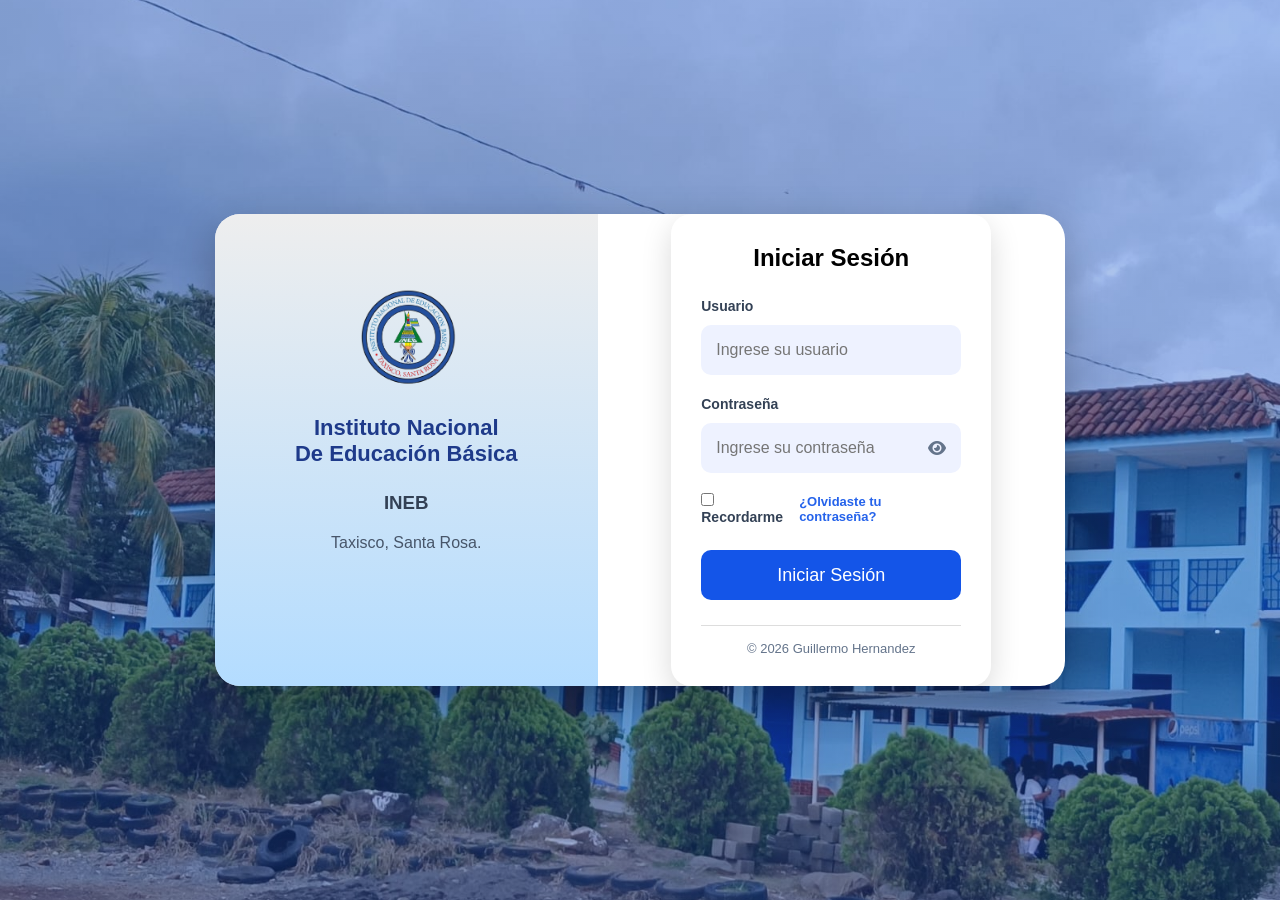
<file: frontend/index.html>
<!DOCTYPE html>
<html lang="es">

<head>

    <meta charset="UTF-8">
    <meta name="viewport" content="width=device-width, initial-scale=1.0">

    <title>Inicio de Sesión</title>


    <link rel="stylesheet" href="css/style.css">


    <!-- ICONOS FONT AWESOME -->
    <link rel="stylesheet" 
    href="https://cdnjs.cloudflare.com/ajax/libs/font-awesome/6.7.2/css/all.min.css">


</head>


<body>


<div class="contenedor">


    <section class="informacion">


        <img src="img/Logo.png" class="logo">


        <h2>
            Instituto Nacional <br>
            De Educación Básica
        </h2>


        <h3>
            INEB
        </h3>


        <p>
            Taxisco, Santa Rosa.
        </p>


    </section>



    <section class="login">


        <div class="card">


            <h2>Iniciar Sesión</h2>


            <form id="formLogin">


                <label>Usuario</label>


                <div class="input">

                    <input
                    type="text"
                    id="usuario"
                    placeholder="Ingrese su usuario">

                </div>



                <label>Contraseña</label>


                <div class="input">


                    <input
                    type="password"
                    id="password"
                    placeholder="Ingrese su contraseña">


                    <i id="togglePassword" 
                    class="fa-solid fa-eye"></i>


                </div>



                <div class="opciones">


                    <label>

                        <input type="checkbox">

                        Recordarme

                    </label>


                    <a href="#">
                        ¿Olvidaste tu contraseña?
                    </a>


                </div>



                <button type="submit">

                    Iniciar Sesión

                </button>



            </form>



            <footer>

                © 2026 Guillermo Hernandez

            </footer>


        </div>


    </section>


</div>



<script src="js/login.js" defer></script>


</body>

</html>
</file>
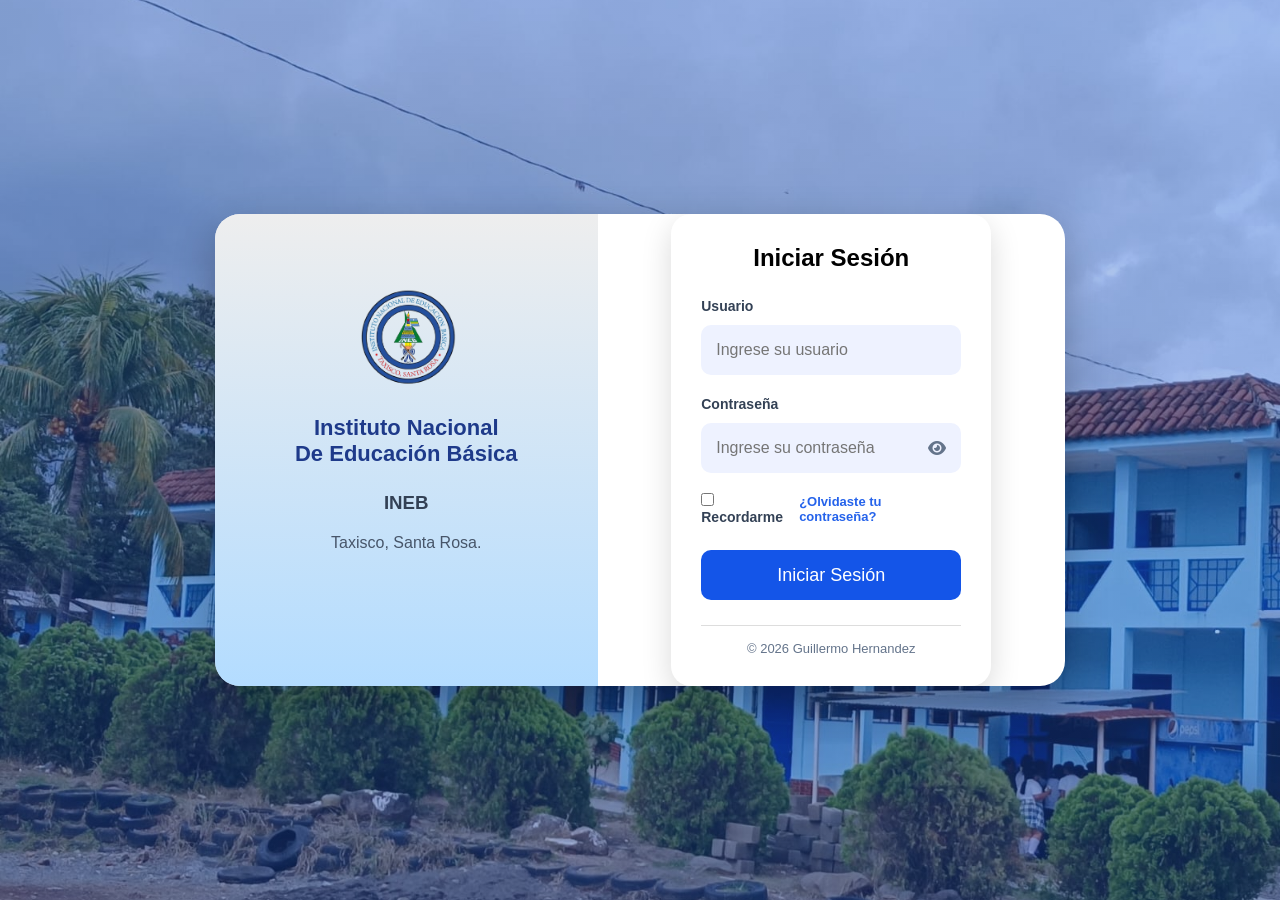
<file: frontend/html/index.html>
<!DOCTYPE html>
<html lang="es">

<head>

<meta charset="UTF-8">
<meta name="viewport" content="width=device-width, initial-scale=1.0">

<title>Inicio de Sesión</title>


<link rel="stylesheet" href="../css/style.css">


<link rel="stylesheet"
href="https://cdnjs.cloudflare.com/ajax/libs/font-awesome/6.7.2/css/all.min.css">


</head>


<body>


<div class="contenedor">


<section class="informacion">


<img src="../img/Logo.png" class="logo">


<h2>
Instituto Nacional <br>
De Educación Básica
</h2>


<h3>
INEB
</h3>


<p>
Taxisco, Santa Rosa.
</p>


</section>





<section class="login">


<div class="card">


<h2>Iniciar Sesión</h2>



<form id="formLogin">



<label>
Usuario
</label>



<div class="input">

<input 
type="text"
id="usuario"
placeholder="Ingrese su usuario">

</div>





<label>
Contraseña
</label>



<div class="input">


<input
type="password"
id="password"
placeholder="Ingrese su contraseña">



<i id="togglePassword"
class="fa-solid fa-eye"></i>


</div>





<div class="opciones">


<label>

<input type="checkbox">

Recordarme

</label>



<a href="#">
¿Olvidaste tu contraseña?
</a>


</div>




<button type="submit">

Iniciar Sesión

</button>



</form>





<footer>

© 2026 Guillermo Hernandez

</footer>



</div>


</section>


</div>






<!-- LOADER LOGIN -->

<div id="loader" class="loader">


<div class="spinner"></div>


<p>
Iniciando sesión...
</p>


</div>





<script src="../js/login.js" defer></script>


</body>


</html>
</file>
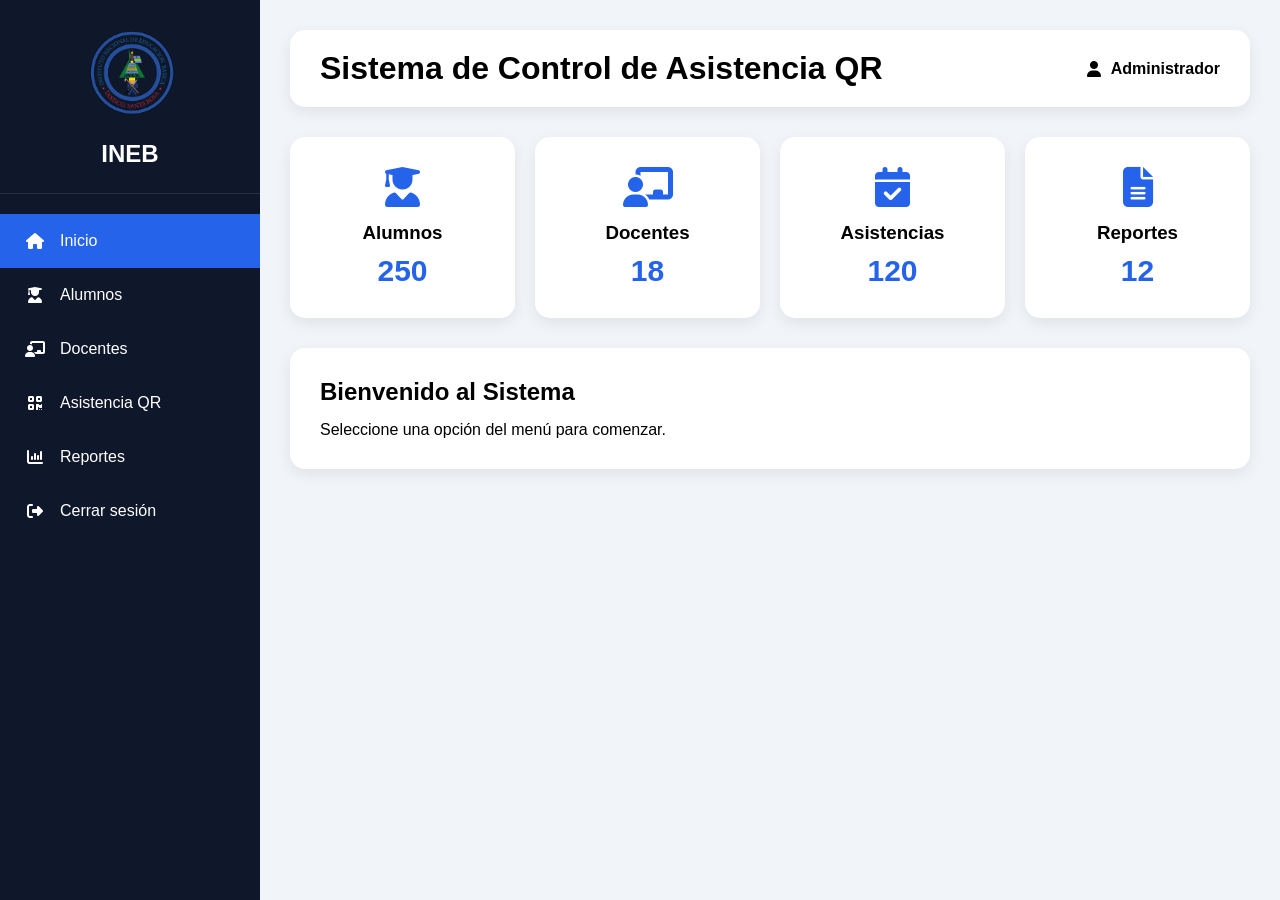
<file: frontend/html/Dashboard.html>
<!DOCTYPE html>
<html lang="es">

<head>

    <meta charset="UTF-8">
    <meta name="viewport" content="width=device-width, initial-scale=1.0">

    <title>Dashboard | Sistema INEB</title>

    <link rel="stylesheet" href="../css/dashboard.css">


    <!-- Font Awesome -->
    <link rel="stylesheet"
    href="https://cdnjs.cloudflare.com/ajax/libs/font-awesome/6.7.2/css/all.min.css">


</head>


<body>


<div class="contenedor">



    <!-- MENU LATERAL -->

    <aside class="sidebar">


        <div class="logo">


            <img src="../img/Logo.png" alt="Logo INEB">


            <h2>INEB</h2>


        </div>




        <ul>


            <li class="activo" id="inicio">

                <i class="fa-solid fa-house"></i>

                <span>Inicio</span>

            </li>




            <li id="alumnos">

                <i class="fa-solid fa-user-graduate"></i>

                <span>Alumnos</span>

            </li>





            <li id="docentes">

                <i class="fa-solid fa-chalkboard-user"></i>

                <span>Docentes</span>

            </li>





            <li id="asistencia">

                <i class="fa-solid fa-qrcode"></i>

                <span>Asistencia QR</span>

            </li>





            <li id="reportes">

                <i class="fa-solid fa-chart-column"></i>

                <span>Reportes</span>

            </li>





            <li id="salir">

                <i class="fa-solid fa-right-from-bracket"></i>

                <span>Cerrar sesión</span>

            </li>



        </ul>


    </aside>





    <!-- CONTENIDO PRINCIPAL -->


    <main class="contenido">





        <!-- BARRA SUPERIOR -->


        <header class="topbar">


            <h1>
                Sistema de Control de Asistencia QR
            </h1>




            <div class="usuario">


                <i class="fa-solid fa-user"></i>


                <span>
                    Administrador
                </span>


            </div>


        </header>







        <!-- TARJETAS -->


        <section class="cards">



            <div class="card">


                <i class="fa-solid fa-user-graduate"></i>


                <h3>
                    Alumnos
                </h3>


                <p>
                    250
                </p>


            </div>





            <div class="card">


                <i class="fa-solid fa-chalkboard-user"></i>


                <h3>
                    Docentes
                </h3>


                <p>
                    18
                </p>


            </div>





            <div class="card">


                <i class="fa-solid fa-calendar-check"></i>


                <h3>
                    Asistencias
                </h3>


                <p>
                    120
                </p>


            </div>





            <div class="card">


                <i class="fa-solid fa-file-lines"></i>


                <h3>
                    Reportes
                </h3>


                <p>
                    12
                </p>


            </div>



        </section>







        <!-- PANEL DINAMICO -->


        <section class="panel" id="contenido">


            <h2>
                Bienvenido al Sistema
            </h2>



            <p>
                Seleccione una opción del menú para comenzar.
            </p>



        </section>





    </main>


</div>






<!-- LOADER CERRAR SESIÓN -->


<div id="loader" class="loader">


    <div class="spinner"></div>


    <p>
        Cerrando sesión...
    </p>


</div>







<script src="../js/dashboard.js"></script>


</body>


</html>
</file>
<file: frontend/css/style.css>
*{

margin:0;
padding:0;
box-sizing:border-box;
font-family:Arial,sans-serif;

}



body{

min-height:100vh;

display:flex;

justify-content:center;

align-items:center;


background-image:

linear-gradient(
rgba(30,80,200,.35),
rgba(30,80,200,.35)
),

url("../img/Fondo.jpeg");


background-size:cover;

background-position:center;


}



.contenedor{

width:75%;

max-width:850px;

min-height:450px;

display:flex;

background:white;

border-radius:25px;

overflow:hidden;

box-shadow:0 15px 40px rgba(0,0,0,.25);


}



/* INFORMACION */


.informacion{

width:45%;

padding:30px;

text-align:center;


background:

linear-gradient(
rgba(235,235,235,.85),
rgba(166,214,255,.85)
);


}



.logo{

width:100px;

margin-top:40px;


}



.informacion h2{

margin-top:20px;

font-size:22px;

color:#1e3a8a;


}



.informacion h3{

margin-top:25px;

color:#334155;

}



.informacion p{

margin-top:20px;

color:#475569;


}





/* LOGIN */


.login{

width:55%;

display:flex;

justify-content:center;

align-items:center;

}



.card{


width:320px;

padding:30px;

background:white;

border-radius:20px;

box-shadow:0 10px 30px rgba(0,0,0,.15);


}



.card h2{

text-align:center;

margin-bottom:25px;


}



.card label{

font-size:14px;

font-weight:bold;

color:#334155;


}




.input{


height:50px;

background:#eef2ff;

border-radius:10px;

margin:10px 0 20px;

display:flex;

align-items:center;

padding:0 15px;


}




.input input{

width:100%;

border:none;

outline:none;

background:none;

font-size:16px;


}




#togglePassword{

cursor:pointer;

color:#64748b;


}





.opciones{


display:flex;

justify-content:space-between;

align-items:center;

font-size:13px;

margin-bottom:25px;


}



.opciones a{

text-decoration:none;

color:#2563eb;

font-weight:bold;

}




button{


width:100%;

height:50px;

border:none;

border-radius:10px;

background:#1455e8;

color:white;

font-size:18px;

cursor:pointer;


}



button:hover{

background:#0d3fb8;

}



footer{


margin-top:25px;

padding-top:15px;

border-top:1px solid #ddd;

text-align:center;

font-size:13px;

color:#64748b;


}



/* RESPONSIVE */


@media(max-width:900px){


.contenedor{

width:90%;

flex-direction:column;

}


.informacion,
.login{

width:100%;


}


}




/* LOADER */


.loader{


position:fixed;

top:0;

left:0;

width:100%;

height:100%;


background:rgba(255,255,255,.95);


display:none;

justify-content:center;

align-items:center;

flex-direction:column;


z-index:9999;


}




.spinner{


width:60px;

height:60px;

border:6px solid #ddd;

border-top:6px solid #1455e8;

border-radius:50%;


animation:girar 1s linear infinite;


}



.loader p{

margin-top:20px;

font-size:20px;

color:#1455e8;

font-weight:bold;


}



@keyframes girar{


100%{

transform:rotate(360deg);

}


}
</file>
<file: frontend/css/dashboard.css>
/* RESET */

*{
    margin:0;
    padding:0;
    box-sizing:border-box;
    font-family:Arial, Helvetica, sans-serif;
}



/* BODY */

body{

    background:#f1f5f9;

}



/* CONTENEDOR */

.contenedor{

    display:flex;

    min-height:100vh;

}



/* ==========================
      MENÚ LATERAL
========================== */

.sidebar{

    width:260px;

    background:#0f172a;

    color:white;

    display:flex;

    flex-direction:column;

}



/* LOGO */

.logo{

    text-align:center;

    padding:25px;

    border-bottom:1px solid rgba(255,255,255,.1);

}



.logo img{

    width:90px;

    margin-bottom:15px;

}



.logo h2{

    font-size:24px;

}



/* MENÚ */

.sidebar ul{

    list-style:none;

    margin-top:20px;

}



.sidebar li{

    padding:18px 25px;

    cursor:pointer;

    transition:.3s;

    display:flex;

    align-items:center;

    gap:15px;

}



.sidebar li:hover{

    background:#1e40af;

}



.sidebar li.activo{

    background:#2563eb;

}



.sidebar i{

    width:20px;

    text-align:center;

}





/* ==========================
      CONTENIDO
========================== */


.contenido{

    flex:1;

    padding:30px;

}





/* BARRA SUPERIOR */


.topbar{

    background:white;

    border-radius:15px;

    padding:20px 30px;

    display:flex;

    justify-content:space-between;

    align-items:center;

    box-shadow:0 5px 15px rgba(0,0,0,.08);

}



.usuario{

    display:flex;

    align-items:center;

    gap:10px;

    font-weight:bold;

}





/* ==========================
      TARJETAS
========================== */


.cards{

    margin-top:30px;

    display:grid;

    grid-template-columns:repeat(4,1fr);

    gap:20px;

}



.card{

    background:white;

    border-radius:15px;

    padding:30px;

    text-align:center;

    box-shadow:0 5px 15px rgba(0,0,0,.08);

    transition:.3s;

}



.card:hover{

    transform:translateY(-5px);

}



.card i{

    font-size:40px;

    color:#2563eb;

    margin-bottom:15px;

}



.card h3{

    margin-bottom:10px;

}



.card p{

    font-size:30px;

    color:#2563eb;

    font-weight:bold;

}





/* ==========================
      PANEL
========================== */


.panel{

    margin-top:30px;

    background:white;

    padding:30px;

    border-radius:15px;

    box-shadow:0 5px 15px rgba(0,0,0,.08);

}



.panel h2{

    margin-bottom:15px;

}





/* ==========================
      BOTON CERRAR SESION
========================== */


.btn-cerrar{

    width:180px;

    height:45px;

    border:none;

    border-radius:10px;

    background:#dc2626;

    color:white;

    font-size:16px;

    cursor:pointer;

}



.btn-cerrar:hover{

    background:#991b1b;

}





/* ==========================
      LOADER CERRAR SESIÓN
========================== */


.loader{

    position:fixed;

    top:0;

    left:0;

    width:100%;

    height:100%;


    background:rgba(255,255,255,.95);


    display:none;


    justify-content:center;

    align-items:center;

    flex-direction:column;


    z-index:9999;

}



.spinner{

    width:60px;

    height:60px;


    border:6px solid #ddd;


    border-top:6px solid #1455e8;


    border-radius:50%;


    animation:girar 1s linear infinite;

}



.loader p{

    margin-top:20px;

    font-size:20px;

    color:#1455e8;

    font-weight:bold;

}



@keyframes girar{


    100%{

        transform:rotate(360deg);

    }


}





/* ==========================
      RESPONSIVE
========================== */


@media(max-width:1000px){


.cards{

    grid-template-columns:repeat(2,1fr);

}


}





@media(max-width:700px){


.sidebar{

    width:80px;

}



.logo h2{

    display:none;

}



.sidebar span{

    display:none;

}



.cards{

    grid-template-columns:1fr;

}


}

/* =====================
        LOADER
===================== */


.loader{

position:fixed;

top:0;

left:0;

width:100%;

height:100%;


background:rgba(255,255,255,.95);


display:none;

justify-content:center;

align-items:center;

flex-direction:column;


z-index:9999;


}




.spinner{


width:60px;

height:60px;


border:6px solid #ddd;


border-top:6px solid #1455e8;


border-radius:50%;


animation:girar 1s linear infinite;


}





.loader p{


margin-top:20px;


font-size:20px;


color:#1455e8;


font-weight:bold;


}





@keyframes girar{


100%{

transform:rotate(360deg);

}


}
</file>
